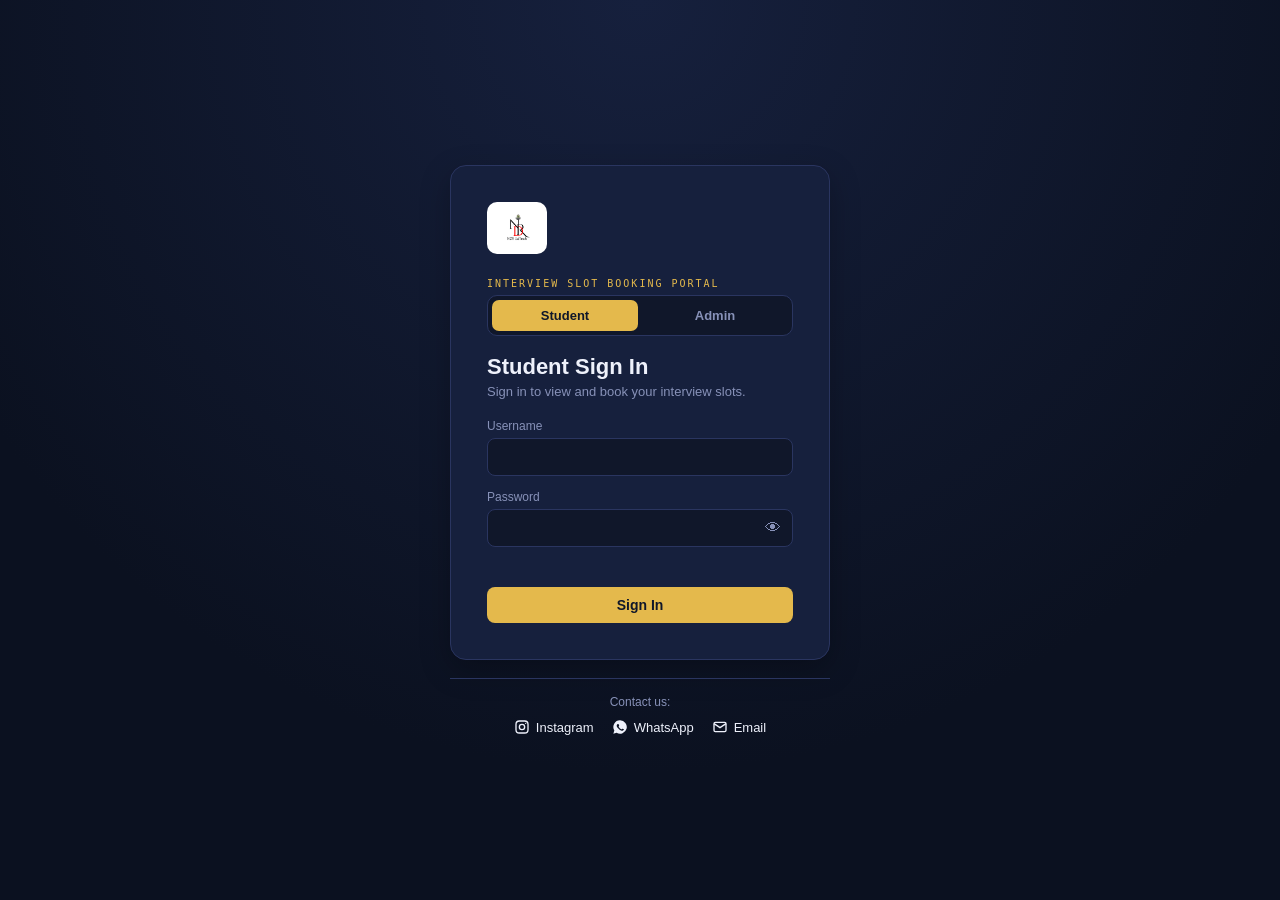
<file: docs/index.html>
<!DOCTYPE html>
<html>
<head>
  <meta charset="utf-8">
  <title>NDR EdTech — Interview Slot Booking Portal</title>
  <link rel="icon" href="ndr_logo.png">
  <meta http-equiv="refresh" content="0; url=login.html">
</head>
<body>
  <p>Redirecting to <a href="login.html">login.html</a>…</p>
</body>
</html>
</file>
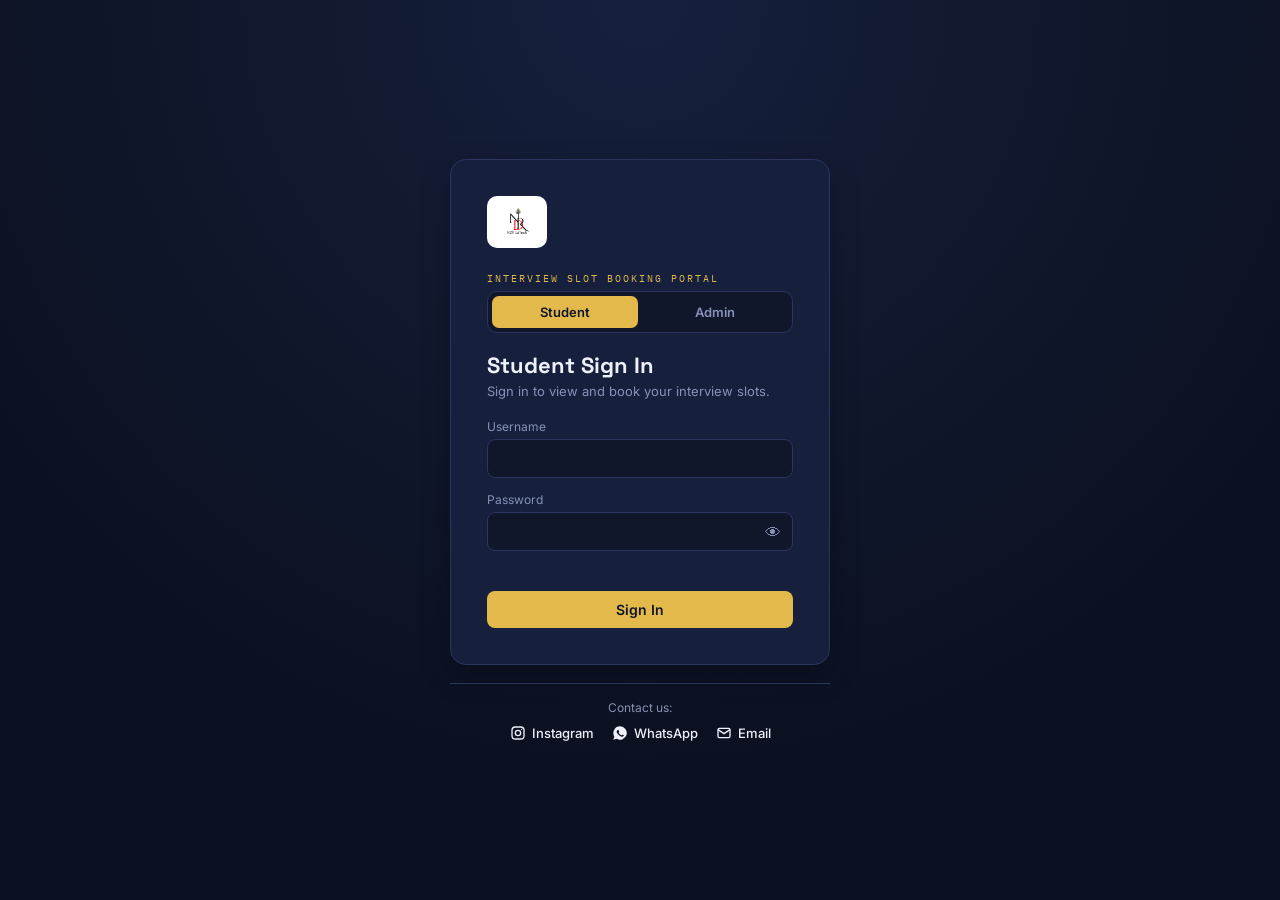
<file: docs/admin.html>
<!DOCTYPE html>
<html>
<head>
  <meta charset="utf-8">
  <title>NDR EdTech — Interview Slot Booking Portal — Admin</title>
  <meta name="viewport" content="width=device-width, initial-scale=1">
  <link rel="icon" href="ndr_logo.png">
  <link rel="manifest" href="manifest.json">
  <meta name="theme-color" content="#10172a">
  <link rel="preconnect" href="https://fonts.googleapis.com">
  <link href="https://fonts.googleapis.com/css2?family=Space+Grotesk:wght@600;700&family=Inter:wght@400;500;600&family=IBM+Plex+Mono:wght@400;500&display=swap" rel="stylesheet">
  <link rel="stylesheet" href="style.css">
</head>
<body data-page="admin">
  <div id="toast-container"></div>

  <div class="app-shell">
    <aside class="sidebar">
      <div class="brand-logo"><img src="ndr_logo.png" alt="NDR EdTech"></div>
      <p class="brand">CONTROL ROOM</p>
      <p class="userline">Signed in as<br><strong data-user-fullname>—</strong></p>

      <button class="nav-item active" data-tab="dashboard">📊 Dashboard</button>
      <button class="nav-item" data-tab="students">🎓 Students</button>
      <button class="nav-item" data-tab="bookings">📅 Bookings</button>
      <button class="nav-item" data-tab="holidays">🚫 Holidays</button>
      <button class="nav-item" data-tab="slots">➕ Generate Slots</button>

      <div class="nav-spacer"></div>
      <button class="nav-item" id="logout-btn">⏻ Logout</button>
    </aside>

    <main class="main-area">
      <!-- DASHBOARD -->
      <section class="tab-section active" id="tab-dashboard">
        <h1 class="page-title">Dashboard</h1>
        <p class="page-sub">Overview of students, today's activity and open availability.</p>

        <div class="stat-grid">
          <div class="stat-card gold">
            <div class="label">Total Students</div>
            <div class="value" id="stat-total-students">—</div>
          </div>
          <div class="stat-card green">
            <div class="label">Today's Bookings</div>
            <div class="value" id="stat-today-bookings">—</div>
          </div>
          <div class="stat-card blue">
            <div class="label">Upcoming Interviews</div>
            <div class="value" id="stat-upcoming">—</div>
          </div>
          <div class="stat-card">
            <div class="label">Available Slots</div>
            <div class="value" id="stat-available-slots">—</div>
          </div>
        </div>

        <div class="panel">
          <p class="panel-title">Next up</p>
          <div id="upcoming-preview"><p class="empty-state"><span class="spinner"></span> Loading...</p></div>
        </div>
      </section>

      <!-- STUDENTS -->
      <section class="tab-section" id="tab-students">
        <h1 class="page-title">Students</h1>
        <p class="page-sub">Add, edit, deactivate or remove student accounts.</p>

        <div class="panel">
          <p class="panel-title">Add a student</p>
          <form id="add-student-form" class="form-row">
            <div class="field"><label>Full name</label><input id="new-fullname" required></div>
            <div class="field"><label>Username</label><input id="new-username" required></div>
            <div class="field"><label>Password</label><input id="new-password" type="password" required></div>
            <div class="field"><label>Email (optional)</label><input id="new-email" type="email"></div>
            <button type="submit" class="btn btn-primary" id="add-student-btn">Add Student</button>
          </form>
        </div>

        <div class="panel">
          <p class="panel-title">All students</p>
          <div id="students-table-wrap"><p class="empty-state"><span class="spinner"></span> Loading...</p></div>
        </div>

        <div class="panel">
          <p class="panel-title">Add an admin</p>
          <p class="text-sm muted" style="margin-top:-8px;margin-bottom:14px;">Admin accounts have full access to this dashboard, including managing other admins.</p>
          <form id="add-admin-form" class="form-row">
            <div class="field"><label>Full name</label><input id="new-admin-fullname" required></div>
            <div class="field"><label>Username</label><input id="new-admin-username" required></div>
            <div class="field"><label>Password</label><input id="new-admin-password" type="password" required></div>
            <div class="field"><label>Email (optional)</label><input id="new-admin-email" type="email"></div>
            <button type="submit" class="btn btn-outline" id="add-admin-btn">Add Admin</button>
          </form>
        </div>
      </section>

      <!-- BOOKINGS -->
      <section class="tab-section" id="tab-bookings">
        <h1 class="page-title">Bookings</h1>
        <p class="page-sub">Search, review, edit and cancel interview bookings.</p>

        <div class="panel">
          <p class="panel-title">Search</p>
          <form id="search-bookings-form" class="form-row">
            <div class="field"><label>Student name</label><input id="f-name" placeholder="Any"></div>
            <div class="field"><label>Company</label><input id="f-company" placeholder="Any"></div>
            <div class="field"><label>Interview level</label><input id="f-level" placeholder="Any"></div>
            <div class="field"><label>Date</label><input id="f-date" type="date"></div>
            <div class="field">
              <label>Status</label>
              <select id="f-status">
                <option value="">Any</option>
                <option value="Confirmed">Confirmed</option>
                <option value="Cancelled">Cancelled</option>
              </select>
            </div>
            <button type="submit" class="btn btn-primary">Search</button>
          </form>
        </div>

        <div class="panel">
          <p class="panel-title">Results</p>
          <div id="bookings-table-wrap"><p class="empty-state"><span class="spinner"></span> Loading...</p></div>
        </div>
      </section>

      <!-- HOLIDAYS -->
      <section class="tab-section" id="tab-holidays">
        <h1 class="page-title">Holidays &amp; Unavailable Dates</h1>
        <p class="page-sub">Block a date so students can't book against it. Already-booked slots are left untouched.</p>

        <div class="panel">
          <form id="block-date-form" class="form-row">
            <div class="field"><label>Date to block</label><input id="block-date-input" type="date" required></div>
            <button type="submit" class="btn btn-danger">Block Date</button>
          </form>
        </div>

        <div class="panel">
          <p class="panel-title">Upcoming blocked dates</p>
          <div id="blocked-dates-wrap"><p class="empty-state"><span class="spinner"></span> Loading...</p></div>
        </div>
      </section>

      <!-- GENERATE SLOTS -->
      <section class="tab-section" id="tab-slots">
        <h1 class="page-title">Generate Slots</h1>
        <p class="page-sub">Creates 7:00 AM – 10:00 PM slots at 30-minute intervals for each day in the range. Existing slots are never duplicated.</p>

        <div class="panel">
          <form id="generate-slots-form" class="form-row">
            <div class="field"><label>Start date</label><input id="gen-start" type="date" required></div>
            <div class="field"><label>End date</label><input id="gen-end" type="date" required></div>
            <button type="submit" class="btn btn-primary" id="generate-slots-btn">Generate Slots</button>
          </form>
        </div>
      </section>

      <footer class="contact-footer">
        <p class="contact-footer-title">Contact us:</p>
        <div class="contact-links">
          <a class="contact-link" href="https://www.instagram.com/ndr_edtech/" target="_blank" rel="noopener">
            <svg width="16" height="16" viewBox="0 0 24 24" fill="none" stroke="currentColor" stroke-width="2"><rect x="3" y="3" width="18" height="18" rx="5"/><circle cx="12" cy="12" r="4"/><circle cx="17.5" cy="6.5" r="1" fill="currentColor" stroke="none"/></svg>
            Instagram
          </a>
          <a class="contact-link" href="https://wa.me/918722355666" target="_blank" rel="noopener">
            <svg width="16" height="16" viewBox="0 0 24 24" fill="currentColor"><path d="M12 2a10 10 0 00-8.5 15.2L2 22l4.9-1.5A10 10 0 1012 2zm5.6 14.3c-.2.6-1.2 1.2-1.7 1.3-.4.1-1 .1-1.6-.1-.4-.1-.9-.3-1.5-.6-2.7-1.2-4.4-3.9-4.6-4.1-.1-.2-1.1-1.5-1.1-2.8 0-1.3.7-2 1-2.2.2-.2.5-.3.7-.3h.5c.2 0 .4 0 .6.4.2.5.7 1.7.8 1.8.1.1.1.3 0 .5-.1.2-.1.3-.3.5l-.4.5c-.1.1-.3.3-.1.6.2.3.8 1.3 1.7 2.1 1.2 1 2.1 1.4 2.5 1.6.3.1.5.1.6-.1l.6-.7c.2-.3.4-.2.6-.1l1.6.8c.2.1.3.1.4.2.1.1.1.6-.1 1.2z"/></svg>
            WhatsApp
          </a>
          <a class="contact-link" href="mailto:ndredtech@gmail.com">
            <svg width="16" height="16" viewBox="0 0 24 24" fill="none" stroke="currentColor" stroke-width="2"><rect x="3" y="5" width="18" height="14" rx="2"/><path d="M3 7l9 6 9-6"/></svg>
            Email
          </a>
        </div>
      </footer>
    </main>
  </div>

  <!-- Edit student modal -->
  <div class="modal-backdrop" id="edit-student-modal">
    <div class="modal-box">
      <div class="modal-head">
        <div>
          <h3>Edit student</h3>
          <p class="text-sm muted" id="edit-username-label"></p>
        </div>
        <button type="button" onclick="closeEditStudentModal()">✕</button>
      </div>
      <form id="edit-student-form">
        <input type="hidden" id="edit-username">
        <div class="field"><label>Full name</label><input id="edit-fullname" required></div>
        <div class="field"><label>Email</label><input id="edit-email" type="email"></div>
        <div class="field"><label>New password (leave blank to keep current)</label><input id="edit-password" type="password"></div>
        <button type="submit" class="btn btn-primary btn-block" id="edit-student-btn">Save Changes</button>
      </form>
    </div>
  </div>

  <!-- Edit booking modal -->
  <div class="modal-backdrop" id="edit-booking-modal">
    <div class="modal-box">
      <div class="modal-head">
        <div>
          <h3>Edit booking</h3>
          <p class="text-sm muted" id="edit-booking-label"></p>
        </div>
        <button type="button" onclick="closeEditBookingModal()">✕</button>
      </div>
      <form id="edit-booking-form">
        <input type="hidden" id="edit-booking-id">
        <div class="field"><label>Student name</label><input id="edit-bk-student" required></div>
        <div class="field"><label>Company name</label><input id="edit-bk-company" required></div>
        <div class="field"><label>Interview level</label><input id="edit-bk-level" required></div>
        <div class="field">
          <label>Interview mode</label>
          <select id="edit-bk-mode">
            <option value="Online">Online</option>
            <option value="Offline">Offline</option>
          </select>
        </div>
        <div class="field"><label>Notes (optional)</label><textarea id="edit-bk-notes" rows="2"></textarea></div>
        <button type="submit" class="btn btn-primary btn-block" id="edit-booking-btn">Save Changes</button>
      </form>
    </div>
  </div>

  <div id="page-loader" class="hidden"><span class="spinner"></span><p>Loading...</p></div>

  <script src="script.js"></script>
</body>
</html>
</file>
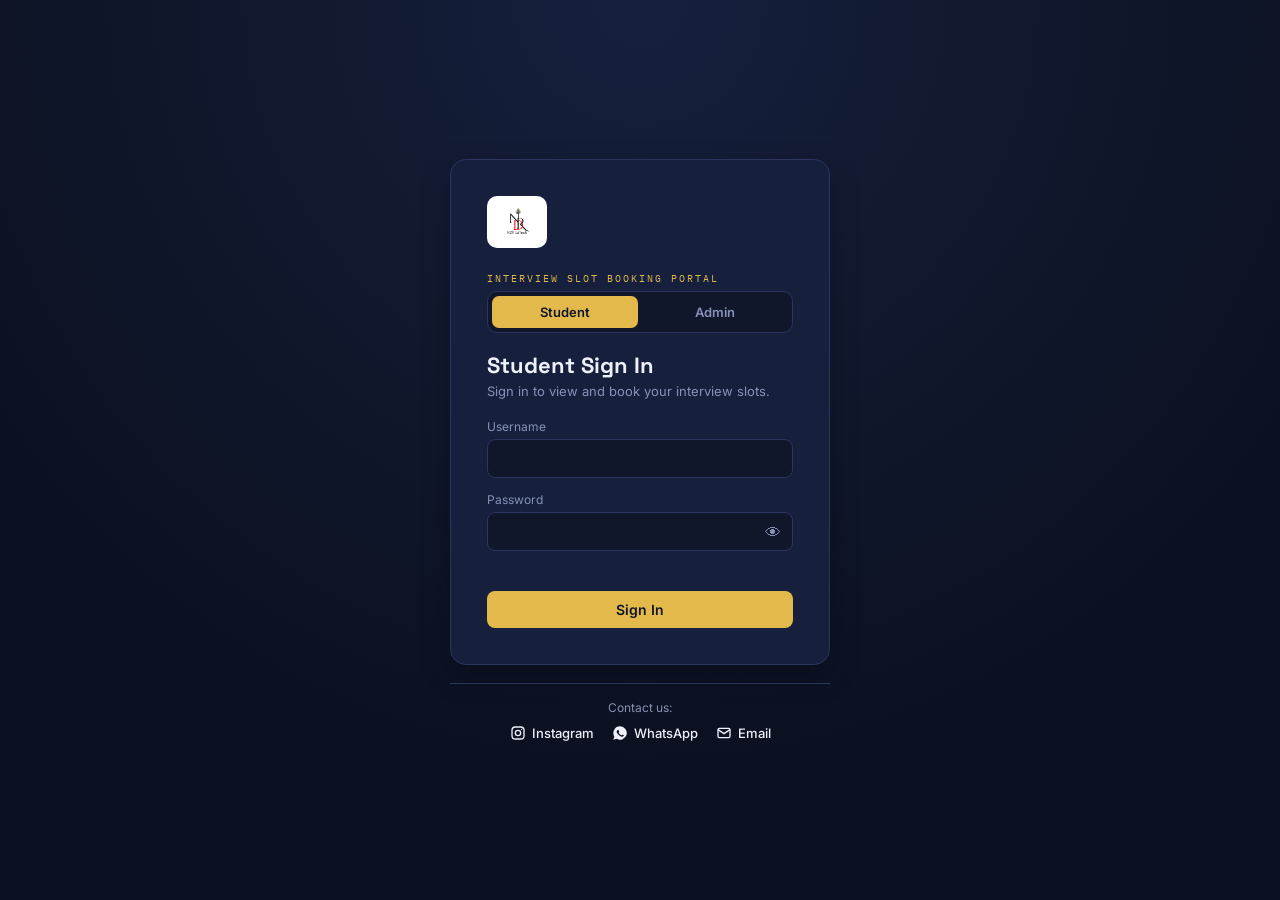
<file: docs/login.html>
<!DOCTYPE html>
<html>
<head>
  <meta charset="utf-8">
  <title>NDR EdTech — Interview Slot Booking Portal — Sign In</title>
  <meta name="viewport" content="width=device-width, initial-scale=1">
  <link rel="icon" href="ndr_logo.png">
  <link rel="manifest" href="manifest.json">
  <meta name="theme-color" content="#10172a">
  <link rel="preconnect" href="https://fonts.googleapis.com">
  <link href="https://fonts.googleapis.com/css2?family=Space+Grotesk:wght@600;700&family=Inter:wght@400;500;600&family=IBM+Plex+Mono:wght@400;500&display=swap" rel="stylesheet">
  <link rel="stylesheet" href="style.css">
</head>
<body data-page="login">
  <div id="toast-container"></div>

  <div class="login-wrap">
    <div class="login-card">
      <div class="brand-logo"><img src="ndr_logo.png" alt="NDR EdTech"></div>
      <p class="badge">INTERVIEW SLOT BOOKING PORTAL</p>

      <div class="role-toggle" id="role-toggle">
        <button type="button" class="role-toggle-btn active" data-role="Student">Student</button>
        <button type="button" class="role-toggle-btn" data-role="Admin">Admin</button>
      </div>

      <h2 id="login-heading">Student Sign In</h2>
      <p class="sub" id="login-subtext">Sign in to view and book your interview slots.</p>

      <form id="login-form">
        <div class="field">
          <label>Username</label>
          <input id="login-username" type="text" autocomplete="username" required>
        </div>
        <div class="field">
          <label>Password</label>
          <div class="password-wrap">
            <input id="login-password" type="password" autocomplete="current-password" required>
            <button type="button" class="toggle-password" aria-label="Show password">👁</button>
          </div>
        </div>
        <div class="error-msg" id="login-error"></div>
        <button type="submit" class="btn btn-primary btn-block" id="login-btn">Sign In</button>
      </form>
    </div>

    <footer class="contact-footer contact-footer-standalone">
      <p class="contact-footer-title">Contact us:</p>
      <div class="contact-links">
        <a class="contact-link" href="https://www.instagram.com/ndr_edtech/" target="_blank" rel="noopener">
          <svg width="16" height="16" viewBox="0 0 24 24" fill="none" stroke="currentColor" stroke-width="2"><rect x="3" y="3" width="18" height="18" rx="5"/><circle cx="12" cy="12" r="4"/><circle cx="17.5" cy="6.5" r="1" fill="currentColor" stroke="none"/></svg>
          Instagram
        </a>
        <a class="contact-link" href="https://wa.me/918722355666" target="_blank" rel="noopener">
          <svg width="16" height="16" viewBox="0 0 24 24" fill="currentColor"><path d="M12 2a10 10 0 00-8.5 15.2L2 22l4.9-1.5A10 10 0 1012 2zm5.6 14.3c-.2.6-1.2 1.2-1.7 1.3-.4.1-1 .1-1.6-.1-.4-.1-.9-.3-1.5-.6-2.7-1.2-4.4-3.9-4.6-4.1-.1-.2-1.1-1.5-1.1-2.8 0-1.3.7-2 1-2.2.2-.2.5-.3.7-.3h.5c.2 0 .4 0 .6.4.2.5.7 1.7.8 1.8.1.1.1.3 0 .5-.1.2-.1.3-.3.5l-.4.5c-.1.1-.3.3-.1.6.2.3.8 1.3 1.7 2.1 1.2 1 2.1 1.4 2.5 1.6.3.1.5.1.6-.1l.6-.7c.2-.3.4-.2.6-.1l1.6.8c.2.1.3.1.4.2.1.1.1.6-.1 1.2z"/></svg>
          WhatsApp
        </a>
        <a class="contact-link" href="mailto:ndredtech@gmail.com">
          <svg width="16" height="16" viewBox="0 0 24 24" fill="none" stroke="currentColor" stroke-width="2"><rect x="3" y="5" width="18" height="14" rx="2"/><path d="M3 7l9 6 9-6"/></svg>
          Email
        </a>
      </div>
    </footer>
  </div>

  <script src="script.js"></script>
</body>
</html>
</file>
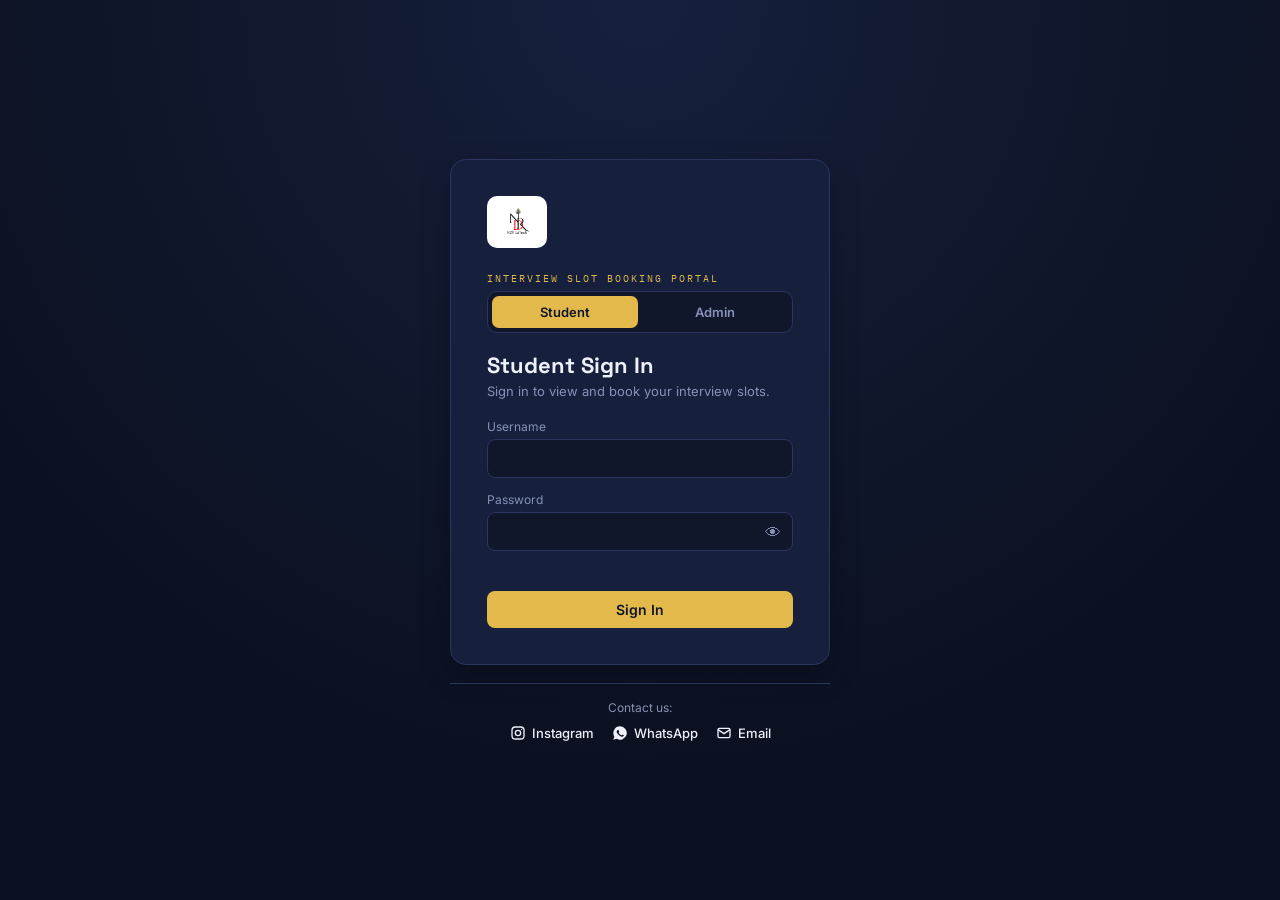
<file: docs/student.html>
<!DOCTYPE html>
<html>
<head>
  <meta charset="utf-8">
  <title>NDR EdTech — Interview Slot Booking Portal — Student</title>
  <meta name="viewport" content="width=device-width, initial-scale=1">
  <link rel="icon" href="ndr_logo.png">
  <link rel="manifest" href="manifest.json">
  <meta name="theme-color" content="#10172a">
  <link rel="preconnect" href="https://fonts.googleapis.com">
  <link href="https://fonts.googleapis.com/css2?family=Space+Grotesk:wght@600;700&family=Inter:wght@400;500;600&family=IBM+Plex+Mono:wght@400;500&display=swap" rel="stylesheet">
  <link rel="stylesheet" href="style.css">
</head>
<body data-page="student">
  <div id="toast-container"></div>

  <div class="app-shell">
    <aside class="sidebar">
      <div class="brand-logo"><img src="ndr_logo.png" alt="NDR EdTech"></div>
      <p class="brand">BOOKING PORTAL</p>
      <p class="userline">Signed in as<br><strong data-user-fullname>—</strong></p>

      <button class="nav-item active" data-tab="book">🗓️ Book Interview</button>
      <button class="nav-item" data-tab="my-bookings">📋 My Bookings</button>

      <div class="nav-spacer"></div>
      <button class="nav-item" id="logout-btn">⏻ Logout</button>
    </aside>

    <main class="main-area">
      <section class="tab-section active" id="tab-book">
        <h1 class="page-title">Book an Interview Slot</h1>
        <p class="page-sub">Pick a date, choose an open time, and confirm your details.</p>

        <div class="booking-layout">
          <div class="calendar" id="student-calendar"></div>

          <div class="panel">
            <p class="panel-title">Available times on <span id="selected-date-label">—</span></p>
            <p class="text-sm muted">7:00 AM – 10:00 PM · green means open, red means already booked.</p>
            <div id="slot-grid-wrap"><p class="empty-state">Pick a date on the calendar to see available slots.</p></div>
          </div>
        </div>

        <!-- Booking modal -->
        <div class="modal-backdrop" id="booking-modal">
          <div class="modal-box">
            <div class="modal-head">
              <div>
                <h3>Book this slot</h3>
                <p class="text-sm muted" id="booking-modal-subtitle"></p>
              </div>
              <button type="button" onclick="closeBookingModal()">✕</button>
            </div>
            <form id="booking-form">
              <input type="hidden" id="bk-date">
              <input type="hidden" id="bk-time">
              <div class="field"><label>Student name</label><input id="bk-name" required></div>
              <div class="field"><label>Company name</label><input id="bk-company" required></div>
              <div class="field">
                <label>Interview level</label>
                <select id="bk-level" required>
                  <option value="Screening">Screening</option>
                  <option value="Technical - L1">Technical - L1</option>
                  <option value="Technical - L2">Technical - L2</option>
                  <option value="Managerial">Managerial</option>
                  <option value="HR / Final">HR / Final</option>
                </select>
              </div>
              <div class="field">
                <label>Interview mode</label>
                <select id="bk-mode" required>
                  <option value="Online">Online</option>
                  <option value="Offline">Offline</option>
                </select>
              </div>
              <div class="field"><label>Notes (optional)</label><textarea id="bk-notes" rows="2"></textarea></div>
              <button type="submit" class="btn btn-success btn-block" id="bk-submit-btn">Confirm Booking</button>
            </form>
          </div>
        </div>

        <!-- Booking confirmation modal -->
        <div class="modal-backdrop" id="confirm-modal">
          <div class="modal-box">
            <div class="confirm-icon">✓</div>
            <h3 class="text-center" style="margin-bottom:4px;">Booking confirmed</h3>
            <p class="text-sm muted text-center" style="margin-bottom:18px;">Here are your interview details.</p>
            <ul class="confirm-list" id="confirm-list"></ul>
            <button type="button" class="btn btn-primary btn-block" id="confirm-close-btn">Done</button>
          </div>
        </div>

        <!-- Reschedule modal -->
        <div class="modal-backdrop" id="reschedule-modal">
          <div class="modal-box" style="max-width:520px;">
            <div class="modal-head">
              <h3>Reschedule booking</h3>
              <button type="button" onclick="closeRescheduleModal()">✕</button>
            </div>
            <div class="calendar" id="reschedule-calendar" style="margin-bottom:14px;"></div>
            <div id="reschedule-slots"><p class="empty-state">Pick a date above.</p></div>
          </div>
        </div>
      </section>

      <section class="tab-section" id="tab-my-bookings">
        <h1 class="page-title">My Bookings</h1>
        <p class="page-sub">Your upcoming and past interview bookings.</p>
        <div id="my-bookings-wrap"><p class="empty-state"><span class="spinner"></span> Loading...</p></div>
      </section>

      <footer class="contact-footer">
        <p class="contact-footer-title">Contact us:</p>
        <div class="contact-links">
          <a class="contact-link" href="https://www.instagram.com/ndr_edtech/" target="_blank" rel="noopener">
            <svg width="16" height="16" viewBox="0 0 24 24" fill="none" stroke="currentColor" stroke-width="2"><rect x="3" y="3" width="18" height="18" rx="5"/><circle cx="12" cy="12" r="4"/><circle cx="17.5" cy="6.5" r="1" fill="currentColor" stroke="none"/></svg>
            Instagram
          </a>
          <a class="contact-link" href="https://wa.me/918722355666" target="_blank" rel="noopener">
            <svg width="16" height="16" viewBox="0 0 24 24" fill="currentColor"><path d="M12 2a10 10 0 00-8.5 15.2L2 22l4.9-1.5A10 10 0 1012 2zm5.6 14.3c-.2.6-1.2 1.2-1.7 1.3-.4.1-1 .1-1.6-.1-.4-.1-.9-.3-1.5-.6-2.7-1.2-4.4-3.9-4.6-4.1-.1-.2-1.1-1.5-1.1-2.8 0-1.3.7-2 1-2.2.2-.2.5-.3.7-.3h.5c.2 0 .4 0 .6.4.2.5.7 1.7.8 1.8.1.1.1.3 0 .5-.1.2-.1.3-.3.5l-.4.5c-.1.1-.3.3-.1.6.2.3.8 1.3 1.7 2.1 1.2 1 2.1 1.4 2.5 1.6.3.1.5.1.6-.1l.6-.7c.2-.3.4-.2.6-.1l1.6.8c.2.1.3.1.4.2.1.1.1.6-.1 1.2z"/></svg>
            WhatsApp
          </a>
          <a class="contact-link" href="mailto:ndredtech@gmail.com">
            <svg width="16" height="16" viewBox="0 0 24 24" fill="none" stroke="currentColor" stroke-width="2"><rect x="3" y="5" width="18" height="14" rx="2"/><path d="M3 7l9 6 9-6"/></svg>
            Email
          </a>
        </div>
      </footer>
    </main>
  </div>

  <div id="page-loader" class="hidden"><span class="spinner"></span><p>Loading...</p></div>

  <script src="script.js"></script>
</body>
</html>
</file>
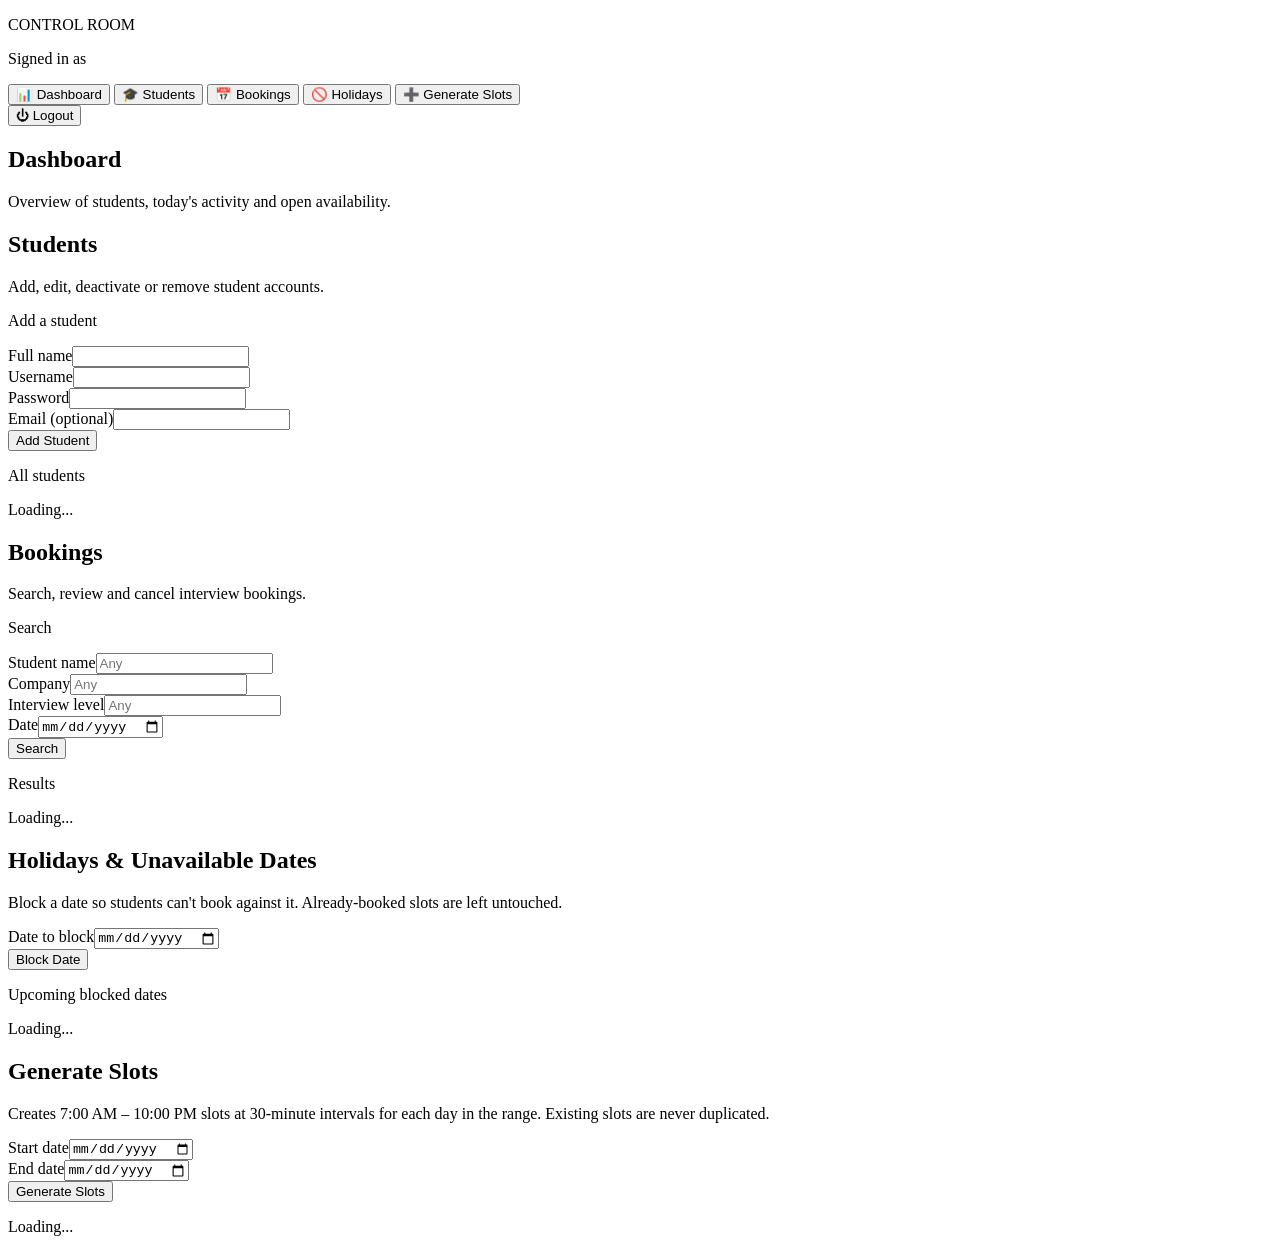
<file: interview-slot-booking-portal/admin.html>
<!DOCTYPE html>
<html>
<head>
  <base target="_top">
  <meta charset="utf-8">
  <link rel="preconnect" href="https://fonts.googleapis.com">
  <link href="https://fonts.googleapis.com/css2?family=Space+Grotesk:wght@600;700&family=Inter:wght@400;500;600&family=IBM+Plex+Mono:wght@400;500&display=swap" rel="stylesheet">
  <?!= include('style'); ?>
</head>
<body data-page="admin" data-script-url="<?= scriptUrl ?>">
  <div id="toast-container"></div>

  <div class="app-shell">
    <aside class="sidebar">
      <p class="brand">CONTROL ROOM</p>
      <p class="userline">Signed in as<br><strong><?= session.fullName ?></strong></p>

      <button class="nav-item active" data-tab="dashboard">📊 Dashboard</button>
      <button class="nav-item" data-tab="students">🎓 Students</button>
      <button class="nav-item" data-tab="bookings">📅 Bookings</button>
      <button class="nav-item" data-tab="holidays">🚫 Holidays</button>
      <button class="nav-item" data-tab="slots">➕ Generate Slots</button>

      <div class="nav-spacer"></div>
      <button class="nav-item" id="logout-btn">⏻ Logout</button>
    </aside>

    <main class="main-area">
      <!-- DASHBOARD -->
      <section class="tab-section active" id="tab-dashboard">
        <h1 class="page-title">Dashboard</h1>
        <p class="page-sub">Overview of students, today's activity and open availability.</p>
        <?!= include('dashboard'); ?>
      </section>

      <!-- STUDENTS -->
      <section class="tab-section" id="tab-students">
        <h1 class="page-title">Students</h1>
        <p class="page-sub">Add, edit, deactivate or remove student accounts.</p>

        <div class="panel">
          <p class="panel-title">Add a student</p>
          <form id="add-student-form" class="form-row">
            <div class="field"><label>Full name</label><input id="new-fullname" required></div>
            <div class="field"><label>Username</label><input id="new-username" required></div>
            <div class="field"><label>Password</label><input id="new-password" type="password" required></div>
            <div class="field"><label>Email (optional)</label><input id="new-email" type="email"></div>
            <button type="submit" class="btn btn-primary" id="add-student-btn">Add Student</button>
          </form>
        </div>

        <div class="panel">
          <p class="panel-title">All students</p>
          <div id="students-table-wrap"><p class="empty-state"><span class="spinner"></span> Loading...</p></div>
        </div>
      </section>

      <!-- BOOKINGS -->
      <section class="tab-section" id="tab-bookings">
        <h1 class="page-title">Bookings</h1>
        <p class="page-sub">Search, review and cancel interview bookings.</p>

        <div class="panel">
          <p class="panel-title">Search</p>
          <form id="search-bookings-form" class="form-row">
            <div class="field"><label>Student name</label><input id="f-name" placeholder="Any"></div>
            <div class="field"><label>Company</label><input id="f-company" placeholder="Any"></div>
            <div class="field"><label>Interview level</label><input id="f-level" placeholder="Any"></div>
            <div class="field"><label>Date</label><input id="f-date" type="date"></div>
            <button type="submit" class="btn btn-primary">Search</button>
          </form>
        </div>

        <div class="panel">
          <p class="panel-title">Results</p>
          <div id="bookings-table-wrap"><p class="empty-state"><span class="spinner"></span> Loading...</p></div>
        </div>
      </section>

      <!-- HOLIDAYS -->
      <section class="tab-section" id="tab-holidays">
        <h1 class="page-title">Holidays &amp; Unavailable Dates</h1>
        <p class="page-sub">Block a date so students can't book against it. Already-booked slots are left untouched.</p>

        <div class="panel">
          <form id="block-date-form" class="form-row">
            <div class="field"><label>Date to block</label><input id="block-date-input" type="date" required></div>
            <button type="submit" class="btn btn-danger">Block Date</button>
          </form>
        </div>

        <div class="panel">
          <p class="panel-title">Upcoming blocked dates</p>
          <div id="blocked-dates-wrap"><p class="empty-state"><span class="spinner"></span> Loading...</p></div>
        </div>
      </section>

      <!-- GENERATE SLOTS -->
      <section class="tab-section" id="tab-slots">
        <h1 class="page-title">Generate Slots</h1>
        <p class="page-sub">Creates 7:00 AM – 10:00 PM slots at 30-minute intervals for each day in the range. Existing slots are never duplicated.</p>

        <div class="panel">
          <form id="generate-slots-form" class="form-row">
            <div class="field"><label>Start date</label><input id="gen-start" type="date" required></div>
            <div class="field"><label>End date</label><input id="gen-end" type="date" required></div>
            <button type="submit" class="btn btn-primary" id="generate-slots-btn">Generate Slots</button>
          </form>
        </div>
      </section>
    </main>
  </div>

  <div id="page-loader" class="hidden"><span class="spinner"></span><p>Loading...</p></div>

  <script>window.APP_SCRIPT_URL = "<?= scriptUrl ?>";</script>
  <?!= include('script'); ?>
</body>
</html>
</file>
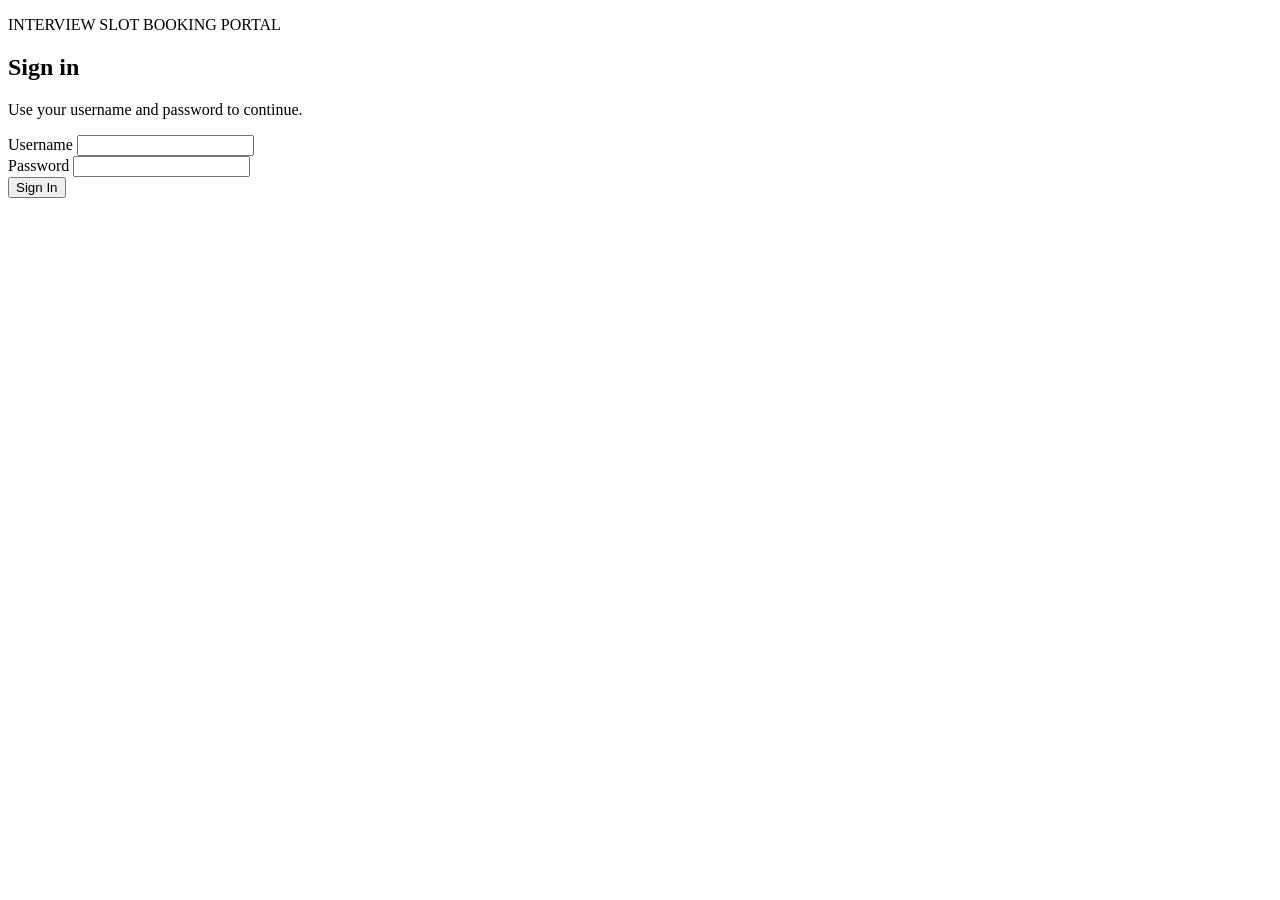
<file: interview-slot-booking-portal/login.html>
<!DOCTYPE html>
<html>
<head>
  <base target="_top">
  <meta charset="utf-8">
  <link rel="preconnect" href="https://fonts.googleapis.com">
  <link href="https://fonts.googleapis.com/css2?family=Space+Grotesk:wght@600;700&family=Inter:wght@400;500;600&family=IBM+Plex+Mono:wght@400;500&display=swap" rel="stylesheet">
  <?!= include('style'); ?>
</head>
<body data-page="login" data-script-url="<?= scriptUrl ?>">
  <div id="toast-container"></div>

  <div class="login-wrap">
    <div class="login-card">
      <p class="badge">INTERVIEW SLOT BOOKING PORTAL</p>
      <h2>Sign in</h2>
      <p class="sub">Use your username and password to continue.</p>

      <form id="login-form">
        <div class="field">
          <label>Username</label>
          <input id="login-username" type="text" autocomplete="username" required>
        </div>
        <div class="field">
          <label>Password</label>
          <input id="login-password" type="password" autocomplete="current-password" required>
        </div>
        <div class="error-msg" id="login-error"></div>
        <button type="submit" class="btn btn-primary btn-block" id="login-btn">Sign In</button>
      </form>
    </div>
  </div>

  <script>window.APP_SCRIPT_URL = "<?= scriptUrl ?>";</script>
  <?!= include('script'); ?>
</body>
</html>
</file>
<file: docs/style.css>
/* ==========================================================
   style.css — Interview Slot Booking Portal
   Shared styles for login, admin and student pages.
   ========================================================== */

:root {
  --ink: #10172a;
  --panel: #16203d;
  --panel-2: #1c274a;
  --border: #2a3560;
  --text: #eef1fb;
  --muted: #8791b8;
  --gold: #e4b94c;
  --green: #3f9469;
  --green-bg: #16301f;
  --red: #d15c4a;
  --red-bg: #3a1f1d;
  --blue: #6fa0e0;
  --radius: 10px;
  --shadow: 0 10px 30px rgba(0,0,0,0.25);
  font-family: 'Inter', -apple-system, BlinkMacSystemFont, sans-serif;
}

* { box-sizing: border-box; }

body {
  margin: 0;
  background: var(--ink);
  color: var(--text);
  min-height: 100vh;
}

h1, h2, h3, h4 { font-family: 'Space Grotesk', 'Inter', sans-serif; margin: 0; }

a { color: inherit; }

button {
  font-family: inherit;
  cursor: pointer;
  border: none;
}

input, select, textarea, button {
  font-family: inherit;
  font-size: 14px;
}

input, select, textarea {
  background: var(--ink);
  border: 1px solid var(--border);
  color: var(--text);
  padding: 10px 12px;
  border-radius: 8px;
  outline: none;
  width: 100%;
}

input:focus, select:focus, textarea:focus { border-color: var(--gold); }

.btn {
  padding: 10px 18px;
  border-radius: 8px;
  font-weight: 600;
  font-size: 14px;
  transition: transform 0.1s ease, opacity 0.15s ease;
  display: inline-flex;
  align-items: center;
  gap: 6px;
}
.btn:active { transform: scale(0.97); }
.btn:disabled { opacity: 0.4; cursor: not-allowed; }
.btn-primary { background: var(--gold); color: #10172a; }
.btn-outline { background: transparent; border: 1px solid var(--border); color: var(--text); }
.btn-danger { background: var(--red); color: #fff; }
.btn-success { background: var(--green); color: #fff; }
.btn-sm { padding: 6px 12px; font-size: 12.5px; }
.btn-block { width: 100%; justify-content: center; }

/* ---------- Login page ---------- */
.login-wrap {
  min-height: 100vh;
  display: flex;
  flex-direction: column;
  align-items: center;
  justify-content: center;
  padding: 24px;
  background: radial-gradient(circle at top, #16203d 0%, #0b1120 70%);
}
.login-card {
  width: 100%;
  max-width: 380px;
  background: var(--panel);
  border: 1px solid var(--border);
  border-radius: 16px;
  padding: 36px;
  box-shadow: var(--shadow);
}
.login-card .badge {
  font-family: 'IBM Plex Mono', monospace;
  font-size: 10px;
  letter-spacing: 0.2em;
  color: var(--gold);
  margin-bottom: 6px;
}

/* ---------- Brand logo (white PNG on a dark theme, so give it a card) ---------- */
.brand-logo {
  background: #fff;
  border-radius: 10px;
  padding: 4px 8px;
  display: inline-flex;
  align-items: center;
}
.brand-logo img { display: block; height: 28px; width: auto; }
.login-card .brand-logo { padding: 6px 10px; margin-bottom: 14px; }
.login-card .brand-logo img { height: 40px; }
.sidebar .brand-logo { margin: 0 10px 10px; align-self: flex-start; }
.login-card h2 { font-size: 22px; margin-bottom: 4px; }
.login-card p.sub { color: var(--muted); font-size: 13px; margin: 4px 0 20px; }

.role-toggle {
  display: flex;
  gap: 4px;
  background: var(--ink);
  border: 1px solid var(--border);
  border-radius: 10px;
  padding: 4px;
  margin: 6px 0 18px;
}
.role-toggle-btn {
  flex: 1;
  background: transparent;
  color: var(--muted);
  border-radius: 7px;
  padding: 8px 10px;
  font-size: 13px;
  font-weight: 600;
}
.role-toggle-btn.active { background: var(--gold); color: #10172a; }
.field { margin-bottom: 14px; }
.field label { display: block; font-size: 12px; color: var(--muted); margin-bottom: 5px; }
.error-msg { color: var(--red); font-size: 13px; margin: 8px 0; min-height: 18px; }

.password-wrap { position: relative; }
.password-wrap input { padding-right: 42px; }
.toggle-password {
  position: absolute;
  right: 6px;
  top: 50%;
  transform: translateY(-50%);
  background: transparent;
  color: var(--muted);
  font-size: 16px;
  line-height: 1;
  padding: 6px;
  border-radius: 6px;
}
.toggle-password:hover { color: var(--text); }
.demo-hint { text-align: center; font-size: 11.5px; color: var(--muted); margin-top: 18px; }

/* ---------- Contact footer ---------- */
.contact-footer {
  margin-top: 28px;
  padding-top: 16px;
  border-top: 1px solid var(--border);
}
.contact-footer-title {
  font-size: 12px;
  color: var(--muted);
  margin: 0 0 10px;
}
.contact-links { display: flex; flex-wrap: wrap; gap: 18px; }
.contact-link {
  display: inline-flex;
  align-items: center;
  gap: 6px;
  color: var(--text);
  text-decoration: none;
  font-size: 13px;
  font-weight: 500;
}
.contact-link:hover { color: var(--gold); }
.contact-link svg { width: 16px; height: 16px; flex-shrink: 0; display: block; }

.contact-footer-standalone {
  max-width: 380px;
  width: 100%;
  margin-top: 18px;
  padding-top: 16px;
  text-align: center;
}
.contact-footer-standalone .contact-links { justify-content: center; }

/* ---------- App shell (admin/student) ---------- */
.app-shell { display: flex; min-height: 100vh; }
.sidebar {
  width: 220px;
  flex-shrink: 0;
  background: var(--panel);
  border-right: 1px solid var(--border);
  padding: 20px 14px;
  display: flex;
  flex-direction: column;
  gap: 4px;
}
.sidebar .brand { font-size: 10px; letter-spacing: 0.2em; color: var(--gold); font-family: 'IBM Plex Mono', monospace; padding: 0 10px 4px; }
.sidebar .userline { font-size: 13px; color: var(--muted); padding: 0 10px 18px; border-bottom: 1px solid var(--border); margin-bottom: 10px; }
.nav-item {
  display: flex; align-items: center; gap: 10px;
  padding: 10px 12px; border-radius: 8px; color: var(--muted);
  font-size: 14px; background: transparent; text-align: left; width: 100%;
}
.nav-item:hover { background: var(--panel-2); color: var(--text); }
.nav-item.active { background: var(--panel-2); color: var(--text); border-left: 3px solid var(--gold); }
.nav-spacer { flex: 1; }

.main-area { flex: 1; padding: 26px 30px; max-width: 1100px; }
.page-title { font-size: 22px; margin-bottom: 4px; }
.page-sub { color: var(--muted); font-size: 13px; margin-bottom: 22px; }

.tab-section { display: none; }
.tab-section.active { display: block; }

/* ---------- Dashboard cards ---------- */
.stat-grid {
  display: grid;
  grid-template-columns: repeat(auto-fit, minmax(180px, 1fr));
  gap: 16px;
  margin-bottom: 26px;
}
.stat-card {
  background: var(--panel);
  border: 1px solid var(--border);
  border-radius: var(--radius);
  padding: 18px;
}
.stat-card .label { font-size: 12px; color: var(--muted); margin-bottom: 8px; }
.stat-card .value { font-size: 28px; font-weight: 700; font-family: 'Space Grotesk', sans-serif; }
.stat-card.gold .value { color: var(--gold); }
.stat-card.green .value { color: var(--green); }
.stat-card.blue .value { color: var(--blue); }

/* ---------- Cards / panels ---------- */
.panel {
  background: var(--panel);
  border: 1px solid var(--border);
  border-radius: var(--radius);
  padding: 20px;
  margin-bottom: 18px;
}
.panel-title { font-size: 14px; color: var(--muted); margin-bottom: 14px; }
.form-row { display: flex; flex-wrap: wrap; gap: 12px; align-items: flex-end; }
.form-row .field { flex: 1; min-width: 150px; margin-bottom: 0; }

/* ---------- Tables ---------- */
table.data-table { width: 100%; border-collapse: collapse; font-size: 13.5px; }
table.data-table th {
  text-align: left; color: var(--muted); font-weight: 600; font-size: 11px;
  letter-spacing: 0.04em; text-transform: uppercase; padding: 10px 12px; border-bottom: 1px solid var(--border);
}
table.data-table td { padding: 10px 12px; border-bottom: 1px solid var(--border); }
table.data-table tr:hover td { background: rgba(255,255,255,0.02); }
.pill { padding: 3px 9px; border-radius: 999px; font-size: 11px; font-weight: 600; display: inline-block; }
.pill.active, .pill.confirmed { background: var(--green-bg); color: #8fc1a9; }
.pill.inactive, .pill.cancelled { background: var(--red-bg); color: #e0a093; }
.table-scroll { overflow-x: auto; }

/* ---------- Booking layout (student calendar + slot panel) ---------- */
.booking-layout {
  display: grid;
  grid-template-columns: minmax(260px, 340px) 1fr;
  gap: 20px;
  align-items: start;
}

/* ---------- Calendar ---------- */
.calendar {
  background: var(--panel);
  border: 1px solid var(--border);
  border-radius: var(--radius);
  padding: 18px;
}
.calendar-header { display: flex; align-items: center; justify-content: space-between; margin-bottom: 14px; }
.calendar-header button { background: var(--panel-2); color: var(--text); padding: 6px 12px; border-radius: 6px; }
.calendar-grid { display: grid; grid-template-columns: repeat(7, 1fr); gap: 6px; }
.calendar-grid .dow { text-align: center; font-size: 11px; color: var(--muted); padding-bottom: 4px; }
.cal-day {
  aspect-ratio: 1; display: flex; align-items: center; justify-content: center;
  border-radius: 8px; font-size: 13px; background: var(--panel-2); color: var(--text);
  border: 1px solid transparent; position: relative;
}
.cal-day.empty { background: transparent; }
.cal-day.selectable:hover { border-color: var(--gold); cursor: pointer; }
.cal-day.selected { background: var(--gold); color: #10172a; font-weight: 700; }
.cal-day.state-available { box-shadow: inset 0 -3px 0 var(--green); }
.cal-day.state-full { box-shadow: inset 0 -3px 0 var(--red); }
.cal-day.state-blocked { opacity: 0.45; box-shadow: inset 0 -3px 0 var(--muted); cursor: not-allowed; }
.cal-day.state-past { opacity: 0.3; cursor: not-allowed; }
.cal-legend { display: flex; gap: 16px; margin-top: 12px; font-size: 12px; color: var(--muted); flex-wrap: wrap; }
.cal-legend span { display: inline-flex; align-items: center; gap: 6px; }
.dot { width: 9px; height: 9px; border-radius: 50%; display: inline-block; }
.dot.green { background: var(--green); } .dot.red { background: var(--red); } .dot.grey { background: var(--muted); }

/* ---------- Slot grid ---------- */
.slot-grid {
  display: grid; grid-template-columns: repeat(auto-fill, minmax(100px, 1fr));
  gap: 10px; margin-top: 14px;
}
.slot-cell {
  border-radius: 8px; padding: 10px 6px; text-align: center; font-family: 'IBM Plex Mono', monospace;
  font-size: 13px; border: 1px solid transparent;
}
.slot-cell.available { background: var(--green-bg); color: #8fc1a9; border-color: var(--green); cursor: pointer; }
.slot-cell.available:hover { transform: translateY(-2px); }
.slot-cell.booked, .slot-cell.past { background: var(--red-bg); color: #e0a093; opacity: 0.75; cursor: not-allowed; }
.slot-cell.blocked { background: rgba(255,255,255,0.04); color: var(--muted); cursor: not-allowed; }
.slot-cell .tag { display: block; font-size: 9px; letter-spacing: 0.1em; margin-top: 3px; }
.slot-cell .slot-count { display: block; font-size: 9px; opacity: 0.75; margin-top: 2px; }

/* ---------- Modal ---------- */
.modal-backdrop {
  position: fixed; inset: 0; background: rgba(0,0,0,0.5);
  display: none; align-items: center; justify-content: center; z-index: 100; padding: 16px;
}
.modal-backdrop.open { display: flex; }
.modal-box {
  background: var(--panel); border: 1px solid var(--border); border-radius: 14px;
  padding: 24px; width: 100%; max-width: 420px; max-height: 90vh; overflow-y: auto;
}
.modal-box .modal-head { display: flex; justify-content: space-between; align-items: center; margin-bottom: 14px; }
.modal-box .modal-head button { background: transparent; color: var(--muted); font-size: 18px; }

/* ---------- Confirmation summary ---------- */
.confirm-list { list-style: none; padding: 0; margin: 0 0 16px; }
.confirm-list li {
  display: flex; justify-content: space-between; gap: 12px;
  padding: 9px 0; border-bottom: 1px solid var(--border); font-size: 13.5px;
}
.confirm-list li span:first-child { color: var(--muted); }
.confirm-list li span:last-child { text-align: right; font-weight: 600; }
.confirm-icon {
  width: 46px; height: 46px; border-radius: 50%; background: var(--green-bg); color: var(--green);
  display: flex; align-items: center; justify-content: center; font-size: 22px; margin: 0 auto 12px;
}

/* ---------- Toast ---------- */
#toast-container { position: fixed; top: 18px; right: 18px; z-index: 200; display: flex; flex-direction: column; gap: 8px; }
.toast {
  padding: 12px 16px; border-radius: 8px; font-size: 13.5px; color: #fff;
  box-shadow: var(--shadow); min-width: 220px; animation: slidein 0.2s ease;
}
.toast.success { background: var(--green); }
.toast.error { background: var(--red); }
@keyframes slidein { from { transform: translateX(20px); opacity: 0; } to { transform: translateX(0); opacity: 1; } }

/* ---------- Loading ---------- */
.spinner {
  width: 18px; height: 18px; border: 2px solid rgba(255,255,255,0.3); border-top-color: #fff;
  border-radius: 50%; animation: spin 0.7s linear infinite; display: inline-block;
}
@keyframes spin { to { transform: rotate(360deg); } }
#page-loader {
  position: fixed; inset: 0; background: var(--ink); display: flex; align-items: center; justify-content: center;
  z-index: 300; flex-direction: column; gap: 10px;
}
#page-loader .spinner { width: 28px; height: 28px; border-width: 3px; border-color: rgba(228,185,76,0.3); border-top-color: var(--gold); }
#page-loader.hidden { display: none; }
#page-loader p { color: var(--muted); font-size: 13px; }

/* ---------- Utility ---------- */
.flex { display: flex; }
.gap-8 { gap: 8px; } .gap-12 { gap: 12px; }
.mt-8 { margin-top: 8px; } .mt-16 { margin-top: 16px; }
.muted { color: var(--muted); }
.text-sm { font-size: 12.5px; }
.text-center { text-align: center; }
.empty-state { color: var(--muted); font-size: 13.5px; padding: 20px 0; text-align: center; }

/* ---------- Mobile ---------- */
@media (max-width: 760px) {
  .app-shell { flex-direction: column; }
  .sidebar { width: 100%; flex-direction: row; overflow-x: auto; padding: 10px; align-items: center; -webkit-overflow-scrolling: touch; }
  .sidebar .brand, .sidebar .userline { display: none; }
  .nav-spacer { display: none; }
  .nav-item { white-space: nowrap; width: auto; }
  .main-area { padding: 18px 16px; }
  .slot-grid { grid-template-columns: repeat(auto-fill, minmax(84px, 1fr)); }

  /* Calendar + slot panel stack instead of squeezing side-by-side. */
  .booking-layout { grid-template-columns: 1fr; }

  /* iOS Safari auto-zooms the page when focusing an input smaller than
     16px — bump it up on mobile only, so typing a username/password or
     filling the booking form doesn't trigger an unwanted zoom-in. */
  input, select, textarea { font-size: 16px; }

  /* Tighter modal padding leaves more room for content on small screens. */
  .modal-box { padding: 18px; }
  .login-card { padding: 24px; }

  /* Stat cards and form fields go full-width instead of a cramped grid. */
  .stat-grid { grid-template-columns: 1fr 1fr; }
  .form-row .field { min-width: 100%; }
}

@media (max-width: 420px) {
  .stat-grid { grid-template-columns: 1fr; }
}
</file>
